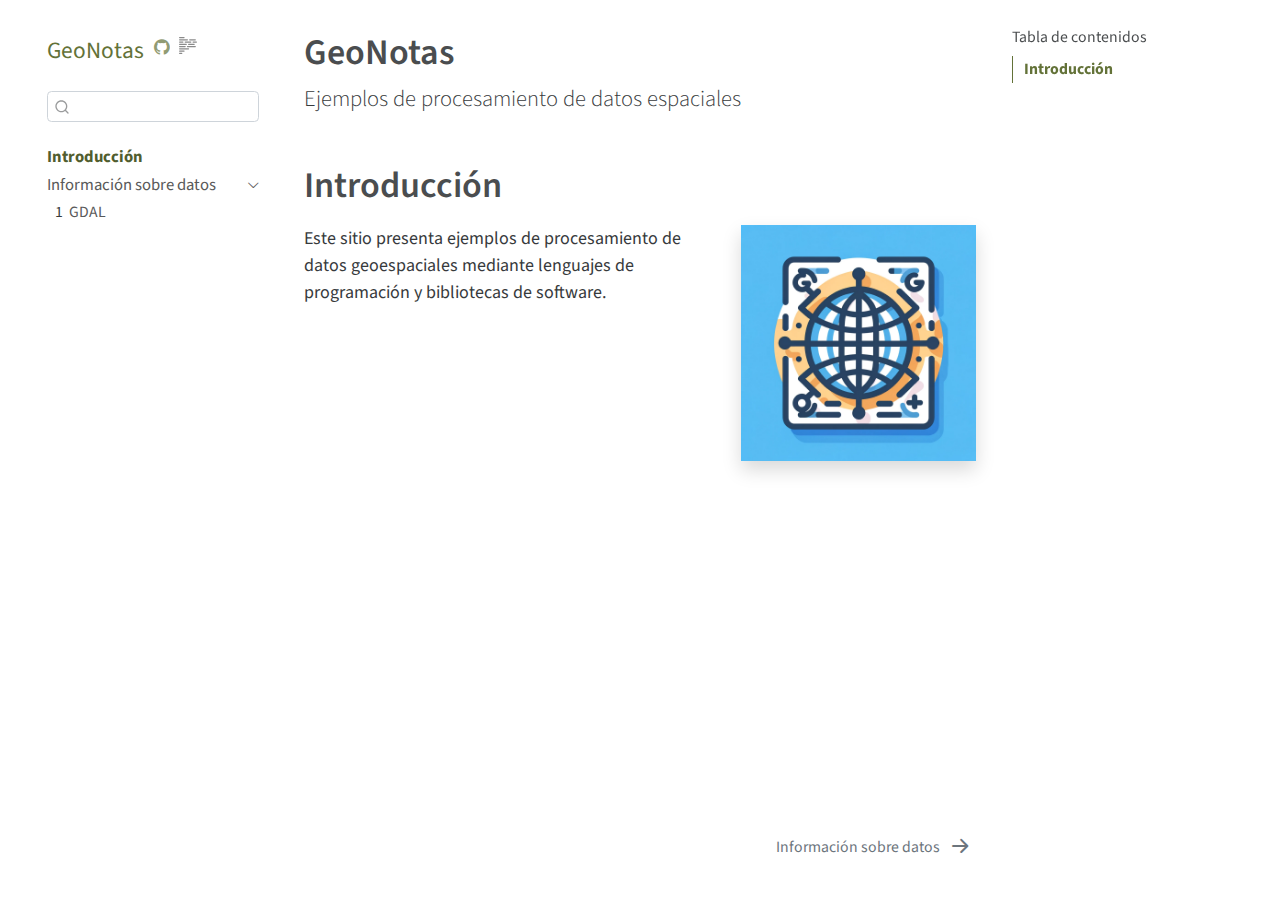
<file: docs/index.html>
<!DOCTYPE html>
<html xmlns="http://www.w3.org/1999/xhtml" lang="es" xml:lang="es"><head>

<meta charset="utf-8">
<meta name="generator" content="quarto-1.3.450">

<meta name="viewport" content="width=device-width, initial-scale=1.0, user-scalable=yes">


<title>GeoNotas</title>
<style>
code{white-space: pre-wrap;}
span.smallcaps{font-variant: small-caps;}
div.columns{display: flex; gap: min(4vw, 1.5em);}
div.column{flex: auto; overflow-x: auto;}
div.hanging-indent{margin-left: 1.5em; text-indent: -1.5em;}
ul.task-list{list-style: none;}
ul.task-list li input[type="checkbox"] {
  width: 0.8em;
  margin: 0 0.8em 0.2em -1em; /* quarto-specific, see https://github.com/quarto-dev/quarto-cli/issues/4556 */ 
  vertical-align: middle;
}
</style>


<script src="site_libs/quarto-nav/quarto-nav.js"></script>
<script src="site_libs/quarto-nav/headroom.min.js"></script>
<script src="site_libs/clipboard/clipboard.min.js"></script>
<script src="site_libs/quarto-search/autocomplete.umd.js"></script>
<script src="site_libs/quarto-search/fuse.min.js"></script>
<script src="site_libs/quarto-search/quarto-search.js"></script>
<meta name="quarto:offset" content="./">
<link href="./informacion-datos.html" rel="next">
<link href="./logo-geonotas.png" rel="icon" type="image/png">
<script src="site_libs/quarto-html/quarto.js"></script>
<script src="site_libs/quarto-html/popper.min.js"></script>
<script src="site_libs/quarto-html/tippy.umd.min.js"></script>
<script src="site_libs/quarto-html/anchor.min.js"></script>
<link href="site_libs/quarto-html/tippy.css" rel="stylesheet">
<link href="site_libs/quarto-html/quarto-syntax-highlighting.css" rel="stylesheet" id="quarto-text-highlighting-styles">
<script src="site_libs/bootstrap/bootstrap.min.js"></script>
<link href="site_libs/bootstrap/bootstrap-icons.css" rel="stylesheet">
<link href="site_libs/bootstrap/bootstrap.min.css" rel="stylesheet" id="quarto-bootstrap" data-mode="light">
<script id="quarto-search-options" type="application/json">{
  "location": "sidebar",
  "copy-button": false,
  "collapse-after": 3,
  "panel-placement": "start",
  "type": "textbox",
  "limit": 20,
  "language": {
    "search-no-results-text": "Sin resultados",
    "search-matching-documents-text": "documentos encontrados",
    "search-copy-link-title": "Copiar el enlace en la búsqueda",
    "search-hide-matches-text": "Ocultar resultados adicionales",
    "search-more-match-text": "resultado adicional en este documento",
    "search-more-matches-text": "resultados adicionales en este documento",
    "search-clear-button-title": "Borrar",
    "search-detached-cancel-button-title": "Cancelar",
    "search-submit-button-title": "Enviar",
    "search-label": "Buscar"
  }
}</script>


</head>

<body class="nav-sidebar floating">

<div id="quarto-search-results"></div>
  <header id="quarto-header" class="headroom fixed-top">
  <nav class="quarto-secondary-nav">
    <div class="container-fluid d-flex">
      <button type="button" class="quarto-btn-toggle btn" data-bs-toggle="collapse" data-bs-target="#quarto-sidebar,#quarto-sidebar-glass" aria-controls="quarto-sidebar" aria-expanded="false" aria-label="Alternar barra lateral" onclick="if (window.quartoToggleHeadroom) { window.quartoToggleHeadroom(); }">
        <i class="bi bi-layout-text-sidebar-reverse"></i>
      </button>
      <nav class="quarto-page-breadcrumbs" aria-label="breadcrumb"><ol class="breadcrumb"><li class="breadcrumb-item"><a href="./index.html">Introducción</a></li></ol></nav>
      <a class="flex-grow-1" role="button" data-bs-toggle="collapse" data-bs-target="#quarto-sidebar,#quarto-sidebar-glass" aria-controls="quarto-sidebar" aria-expanded="false" aria-label="Alternar barra lateral" onclick="if (window.quartoToggleHeadroom) { window.quartoToggleHeadroom(); }">      
      </a>
      <button type="button" class="btn quarto-search-button" aria-label="" onclick="window.quartoOpenSearch();">
        <i class="bi bi-search"></i>
      </button>
    </div>
  </nav>
</header>
<!-- content -->
<div id="quarto-content" class="quarto-container page-columns page-rows-contents page-layout-article">
<!-- sidebar -->
  <nav id="quarto-sidebar" class="sidebar collapse collapse-horizontal sidebar-navigation floating overflow-auto">
    <div class="pt-lg-2 mt-2 text-left sidebar-header">
    <div class="sidebar-title mb-0 py-0">
      <a href="./">GeoNotas</a> 
        <div class="sidebar-tools-main">
    <a href="https://github.com/geonotas/geonotas.github.io" rel="" title="Source Code" class="quarto-navigation-tool px-1" aria-label="Source Code"><i class="bi bi-github"></i></a>
  <a href="" class="quarto-reader-toggle quarto-navigation-tool px-1" onclick="window.quartoToggleReader(); return false;" title="Alternar modo lector">
  <div class="quarto-reader-toggle-btn">
  <i class="bi"></i>
  </div>
</a>
</div>
    </div>
      </div>
        <div class="mt-2 flex-shrink-0 align-items-center">
        <div class="sidebar-search">
        <div id="quarto-search" class="" title="Buscar"></div>
        </div>
        </div>
    <div class="sidebar-menu-container"> 
    <ul class="list-unstyled mt-1">
        <li class="sidebar-item">
  <div class="sidebar-item-container"> 
  <a href="./index.html" class="sidebar-item-text sidebar-link active">
 <span class="menu-text">Introducción</span></a>
  </div>
</li>
        <li class="sidebar-item sidebar-item-section">
      <div class="sidebar-item-container"> 
            <a href="./informacion-datos.html" class="sidebar-item-text sidebar-link">
 <span class="menu-text">Información sobre datos</span></a>
          <a class="sidebar-item-toggle text-start" data-bs-toggle="collapse" data-bs-target="#quarto-sidebar-section-1" aria-expanded="true" aria-label="Alternar sección">
            <i class="bi bi-chevron-right ms-2"></i>
          </a> 
      </div>
      <ul id="quarto-sidebar-section-1" class="collapse list-unstyled sidebar-section depth1 show">  
          <li class="sidebar-item">
  <div class="sidebar-item-container"> 
  <a href="./informacion-datos-gdal.html" class="sidebar-item-text sidebar-link">
 <span class="menu-text"><span class="chapter-number">1</span>&nbsp; <span class="chapter-title">GDAL</span></span></a>
  </div>
</li>
      </ul>
  </li>
    </ul>
    </div>
</nav>
<div id="quarto-sidebar-glass" data-bs-toggle="collapse" data-bs-target="#quarto-sidebar,#quarto-sidebar-glass"></div>
<!-- margin-sidebar -->
    <div id="quarto-margin-sidebar" class="sidebar margin-sidebar">
        <nav id="TOC" role="doc-toc" class="toc-active">
    <h2 id="toc-title">Tabla de contenidos</h2>
   
  <ul>
  <li><a href="#introducción" id="toc-introducción" class="nav-link active" data-scroll-target="#introducción">Introducción</a></li>
  </ul>
</nav>
    </div>
<!-- main -->
<main class="content" id="quarto-document-content">

<header id="title-block-header" class="quarto-title-block default">
<div class="quarto-title">
<h1 class="title">GeoNotas</h1>
<p class="subtitle lead">Ejemplos de procesamiento de datos espaciales</p>
</div>



<div class="quarto-title-meta">

    
  
    
  </div>
  

</header>


<section id="introducción" class="level1 unnumbered">
<h1 class="unnumbered">Introducción</h1><p><img src="logo-geonotas.png" title="GeoNotas" class="quarto-cover-image img-fluid"></p>
<p>Este sitio presenta ejemplos de procesamiento de datos geoespaciales mediante lenguajes de programación y bibliotecas de software.</p>


</section>

</main> <!-- /main -->
<script id="quarto-html-after-body" type="application/javascript">
window.document.addEventListener("DOMContentLoaded", function (event) {
  const toggleBodyColorMode = (bsSheetEl) => {
    const mode = bsSheetEl.getAttribute("data-mode");
    const bodyEl = window.document.querySelector("body");
    if (mode === "dark") {
      bodyEl.classList.add("quarto-dark");
      bodyEl.classList.remove("quarto-light");
    } else {
      bodyEl.classList.add("quarto-light");
      bodyEl.classList.remove("quarto-dark");
    }
  }
  const toggleBodyColorPrimary = () => {
    const bsSheetEl = window.document.querySelector("link#quarto-bootstrap");
    if (bsSheetEl) {
      toggleBodyColorMode(bsSheetEl);
    }
  }
  toggleBodyColorPrimary();  
  const icon = "";
  const anchorJS = new window.AnchorJS();
  anchorJS.options = {
    placement: 'right',
    icon: icon
  };
  anchorJS.add('.anchored');
  const isCodeAnnotation = (el) => {
    for (const clz of el.classList) {
      if (clz.startsWith('code-annotation-')) {                     
        return true;
      }
    }
    return false;
  }
  const clipboard = new window.ClipboardJS('.code-copy-button', {
    text: function(trigger) {
      const codeEl = trigger.previousElementSibling.cloneNode(true);
      for (const childEl of codeEl.children) {
        if (isCodeAnnotation(childEl)) {
          childEl.remove();
        }
      }
      return codeEl.innerText;
    }
  });
  clipboard.on('success', function(e) {
    // button target
    const button = e.trigger;
    // don't keep focus
    button.blur();
    // flash "checked"
    button.classList.add('code-copy-button-checked');
    var currentTitle = button.getAttribute("title");
    button.setAttribute("title", "Copiado");
    let tooltip;
    if (window.bootstrap) {
      button.setAttribute("data-bs-toggle", "tooltip");
      button.setAttribute("data-bs-placement", "left");
      button.setAttribute("data-bs-title", "Copiado");
      tooltip = new bootstrap.Tooltip(button, 
        { trigger: "manual", 
          customClass: "code-copy-button-tooltip",
          offset: [0, -8]});
      tooltip.show();    
    }
    setTimeout(function() {
      if (tooltip) {
        tooltip.hide();
        button.removeAttribute("data-bs-title");
        button.removeAttribute("data-bs-toggle");
        button.removeAttribute("data-bs-placement");
      }
      button.setAttribute("title", currentTitle);
      button.classList.remove('code-copy-button-checked');
    }, 1000);
    // clear code selection
    e.clearSelection();
  });
  function tippyHover(el, contentFn) {
    const config = {
      allowHTML: true,
      content: contentFn,
      maxWidth: 500,
      delay: 100,
      arrow: false,
      appendTo: function(el) {
          return el.parentElement;
      },
      interactive: true,
      interactiveBorder: 10,
      theme: 'quarto',
      placement: 'bottom-start'
    };
    window.tippy(el, config); 
  }
  const noterefs = window.document.querySelectorAll('a[role="doc-noteref"]');
  for (var i=0; i<noterefs.length; i++) {
    const ref = noterefs[i];
    tippyHover(ref, function() {
      // use id or data attribute instead here
      let href = ref.getAttribute('data-footnote-href') || ref.getAttribute('href');
      try { href = new URL(href).hash; } catch {}
      const id = href.replace(/^#\/?/, "");
      const note = window.document.getElementById(id);
      return note.innerHTML;
    });
  }
      let selectedAnnoteEl;
      const selectorForAnnotation = ( cell, annotation) => {
        let cellAttr = 'data-code-cell="' + cell + '"';
        let lineAttr = 'data-code-annotation="' +  annotation + '"';
        const selector = 'span[' + cellAttr + '][' + lineAttr + ']';
        return selector;
      }
      const selectCodeLines = (annoteEl) => {
        const doc = window.document;
        const targetCell = annoteEl.getAttribute("data-target-cell");
        const targetAnnotation = annoteEl.getAttribute("data-target-annotation");
        const annoteSpan = window.document.querySelector(selectorForAnnotation(targetCell, targetAnnotation));
        const lines = annoteSpan.getAttribute("data-code-lines").split(",");
        const lineIds = lines.map((line) => {
          return targetCell + "-" + line;
        })
        let top = null;
        let height = null;
        let parent = null;
        if (lineIds.length > 0) {
            //compute the position of the single el (top and bottom and make a div)
            const el = window.document.getElementById(lineIds[0]);
            top = el.offsetTop;
            height = el.offsetHeight;
            parent = el.parentElement.parentElement;
          if (lineIds.length > 1) {
            const lastEl = window.document.getElementById(lineIds[lineIds.length - 1]);
            const bottom = lastEl.offsetTop + lastEl.offsetHeight;
            height = bottom - top;
          }
          if (top !== null && height !== null && parent !== null) {
            // cook up a div (if necessary) and position it 
            let div = window.document.getElementById("code-annotation-line-highlight");
            if (div === null) {
              div = window.document.createElement("div");
              div.setAttribute("id", "code-annotation-line-highlight");
              div.style.position = 'absolute';
              parent.appendChild(div);
            }
            div.style.top = top - 2 + "px";
            div.style.height = height + 4 + "px";
            let gutterDiv = window.document.getElementById("code-annotation-line-highlight-gutter");
            if (gutterDiv === null) {
              gutterDiv = window.document.createElement("div");
              gutterDiv.setAttribute("id", "code-annotation-line-highlight-gutter");
              gutterDiv.style.position = 'absolute';
              const codeCell = window.document.getElementById(targetCell);
              const gutter = codeCell.querySelector('.code-annotation-gutter');
              gutter.appendChild(gutterDiv);
            }
            gutterDiv.style.top = top - 2 + "px";
            gutterDiv.style.height = height + 4 + "px";
          }
          selectedAnnoteEl = annoteEl;
        }
      };
      const unselectCodeLines = () => {
        const elementsIds = ["code-annotation-line-highlight", "code-annotation-line-highlight-gutter"];
        elementsIds.forEach((elId) => {
          const div = window.document.getElementById(elId);
          if (div) {
            div.remove();
          }
        });
        selectedAnnoteEl = undefined;
      };
      // Attach click handler to the DT
      const annoteDls = window.document.querySelectorAll('dt[data-target-cell]');
      for (const annoteDlNode of annoteDls) {
        annoteDlNode.addEventListener('click', (event) => {
          const clickedEl = event.target;
          if (clickedEl !== selectedAnnoteEl) {
            unselectCodeLines();
            const activeEl = window.document.querySelector('dt[data-target-cell].code-annotation-active');
            if (activeEl) {
              activeEl.classList.remove('code-annotation-active');
            }
            selectCodeLines(clickedEl);
            clickedEl.classList.add('code-annotation-active');
          } else {
            // Unselect the line
            unselectCodeLines();
            clickedEl.classList.remove('code-annotation-active');
          }
        });
      }
  const findCites = (el) => {
    const parentEl = el.parentElement;
    if (parentEl) {
      const cites = parentEl.dataset.cites;
      if (cites) {
        return {
          el,
          cites: cites.split(' ')
        };
      } else {
        return findCites(el.parentElement)
      }
    } else {
      return undefined;
    }
  };
  var bibliorefs = window.document.querySelectorAll('a[role="doc-biblioref"]');
  for (var i=0; i<bibliorefs.length; i++) {
    const ref = bibliorefs[i];
    const citeInfo = findCites(ref);
    if (citeInfo) {
      tippyHover(citeInfo.el, function() {
        var popup = window.document.createElement('div');
        citeInfo.cites.forEach(function(cite) {
          var citeDiv = window.document.createElement('div');
          citeDiv.classList.add('hanging-indent');
          citeDiv.classList.add('csl-entry');
          var biblioDiv = window.document.getElementById('ref-' + cite);
          if (biblioDiv) {
            citeDiv.innerHTML = biblioDiv.innerHTML;
          }
          popup.appendChild(citeDiv);
        });
        return popup.innerHTML;
      });
    }
  }
});
</script>
<nav class="page-navigation">
  <div class="nav-page nav-page-previous">
  </div>
  <div class="nav-page nav-page-next">
      <a href="./informacion-datos.html" class="pagination-link">
        <span class="nav-page-text">Información sobre datos</span> <i class="bi bi-arrow-right-short"></i>
      </a>
  </div>
</nav>
</div> <!-- /content -->



</body></html>
</file>
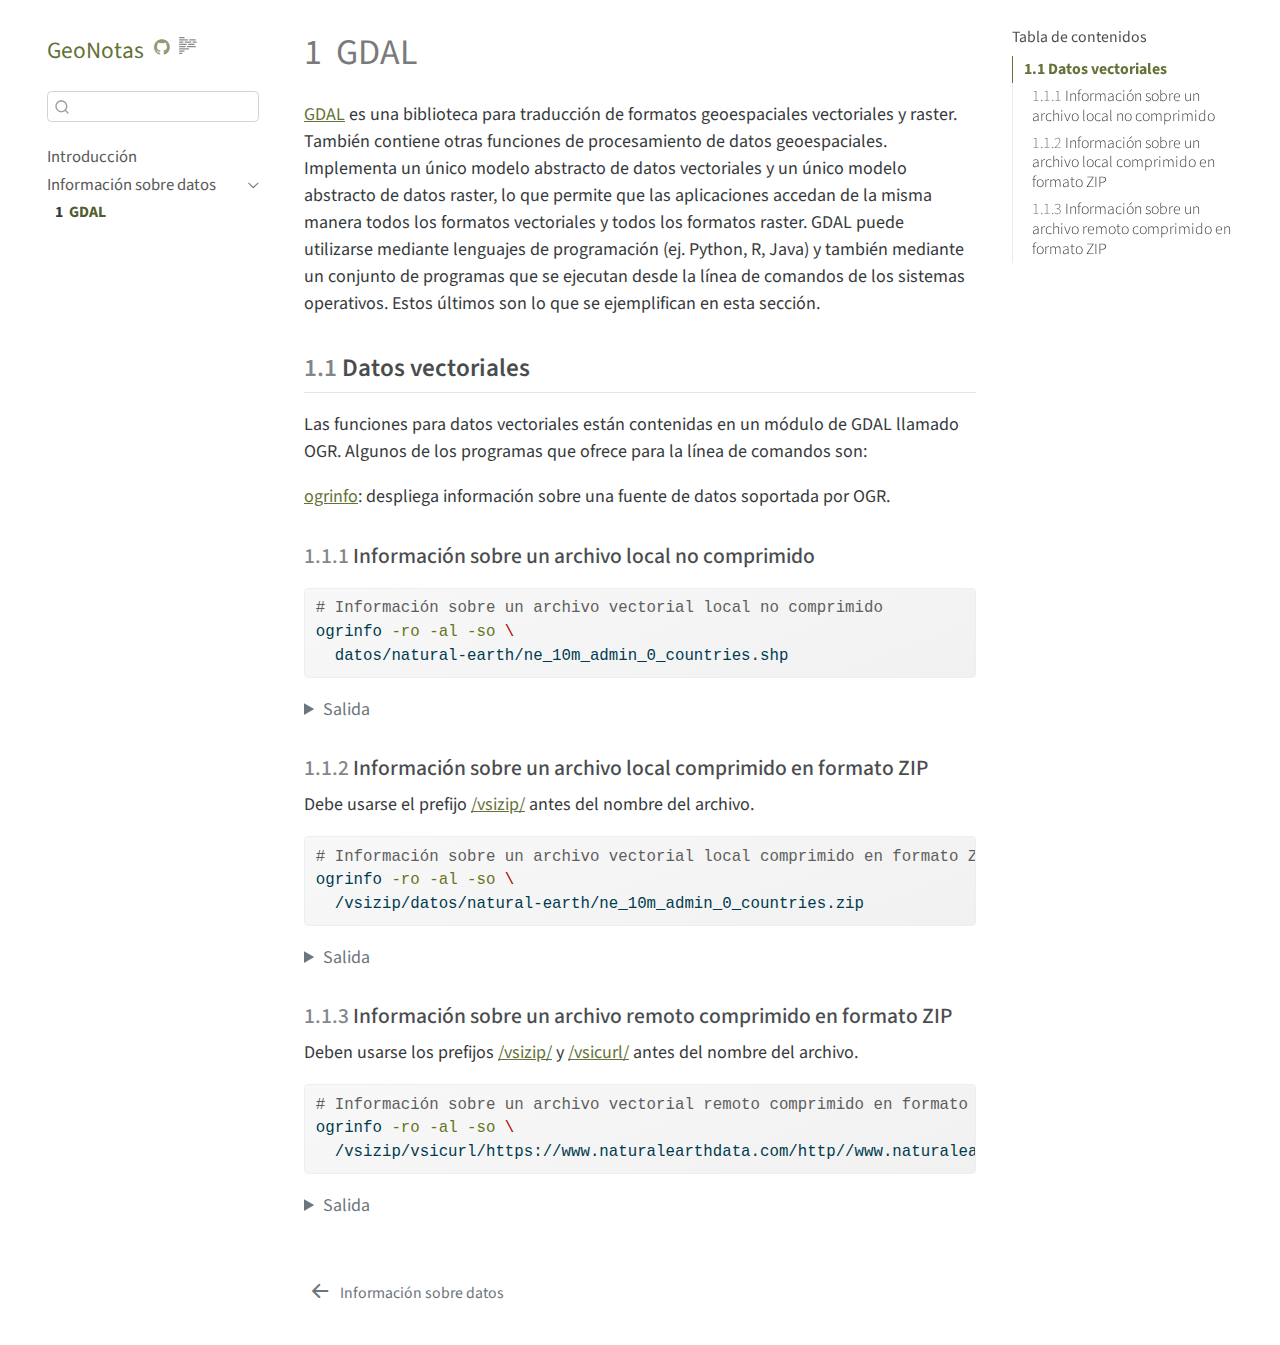
<file: docs/informacion-datos-gdal.html>
<!DOCTYPE html>
<html xmlns="http://www.w3.org/1999/xhtml" lang="es" xml:lang="es"><head>

<meta charset="utf-8">
<meta name="generator" content="quarto-1.3.450">

<meta name="viewport" content="width=device-width, initial-scale=1.0, user-scalable=yes">


<title>GeoNotas - 1&nbsp; GDAL</title>
<style>
code{white-space: pre-wrap;}
span.smallcaps{font-variant: small-caps;}
div.columns{display: flex; gap: min(4vw, 1.5em);}
div.column{flex: auto; overflow-x: auto;}
div.hanging-indent{margin-left: 1.5em; text-indent: -1.5em;}
ul.task-list{list-style: none;}
ul.task-list li input[type="checkbox"] {
  width: 0.8em;
  margin: 0 0.8em 0.2em -1em; /* quarto-specific, see https://github.com/quarto-dev/quarto-cli/issues/4556 */ 
  vertical-align: middle;
}
/* CSS for syntax highlighting */
pre > code.sourceCode { white-space: pre; position: relative; }
pre > code.sourceCode > span { display: inline-block; line-height: 1.25; }
pre > code.sourceCode > span:empty { height: 1.2em; }
.sourceCode { overflow: visible; }
code.sourceCode > span { color: inherit; text-decoration: inherit; }
div.sourceCode { margin: 1em 0; }
pre.sourceCode { margin: 0; }
@media screen {
div.sourceCode { overflow: auto; }
}
@media print {
pre > code.sourceCode { white-space: pre-wrap; }
pre > code.sourceCode > span { text-indent: -5em; padding-left: 5em; }
}
pre.numberSource code
  { counter-reset: source-line 0; }
pre.numberSource code > span
  { position: relative; left: -4em; counter-increment: source-line; }
pre.numberSource code > span > a:first-child::before
  { content: counter(source-line);
    position: relative; left: -1em; text-align: right; vertical-align: baseline;
    border: none; display: inline-block;
    -webkit-touch-callout: none; -webkit-user-select: none;
    -khtml-user-select: none; -moz-user-select: none;
    -ms-user-select: none; user-select: none;
    padding: 0 4px; width: 4em;
  }
pre.numberSource { margin-left: 3em;  padding-left: 4px; }
div.sourceCode
  {   }
@media screen {
pre > code.sourceCode > span > a:first-child::before { text-decoration: underline; }
}
</style>


<script src="site_libs/quarto-nav/quarto-nav.js"></script>
<script src="site_libs/quarto-nav/headroom.min.js"></script>
<script src="site_libs/clipboard/clipboard.min.js"></script>
<script src="site_libs/quarto-search/autocomplete.umd.js"></script>
<script src="site_libs/quarto-search/fuse.min.js"></script>
<script src="site_libs/quarto-search/quarto-search.js"></script>
<meta name="quarto:offset" content="./">
<link href="./informacion-datos.html" rel="prev">
<link href="./logo-geonotas.png" rel="icon" type="image/png">
<script src="site_libs/quarto-html/quarto.js"></script>
<script src="site_libs/quarto-html/popper.min.js"></script>
<script src="site_libs/quarto-html/tippy.umd.min.js"></script>
<script src="site_libs/quarto-html/anchor.min.js"></script>
<link href="site_libs/quarto-html/tippy.css" rel="stylesheet">
<link href="site_libs/quarto-html/quarto-syntax-highlighting.css" rel="stylesheet" id="quarto-text-highlighting-styles">
<script src="site_libs/bootstrap/bootstrap.min.js"></script>
<link href="site_libs/bootstrap/bootstrap-icons.css" rel="stylesheet">
<link href="site_libs/bootstrap/bootstrap.min.css" rel="stylesheet" id="quarto-bootstrap" data-mode="light">
<script id="quarto-search-options" type="application/json">{
  "location": "sidebar",
  "copy-button": false,
  "collapse-after": 3,
  "panel-placement": "start",
  "type": "textbox",
  "limit": 20,
  "language": {
    "search-no-results-text": "Sin resultados",
    "search-matching-documents-text": "documentos encontrados",
    "search-copy-link-title": "Copiar el enlace en la búsqueda",
    "search-hide-matches-text": "Ocultar resultados adicionales",
    "search-more-match-text": "resultado adicional en este documento",
    "search-more-matches-text": "resultados adicionales en este documento",
    "search-clear-button-title": "Borrar",
    "search-detached-cancel-button-title": "Cancelar",
    "search-submit-button-title": "Enviar",
    "search-label": "Buscar"
  }
}</script>


</head>

<body class="nav-sidebar floating">

<div id="quarto-search-results"></div>
  <header id="quarto-header" class="headroom fixed-top">
  <nav class="quarto-secondary-nav">
    <div class="container-fluid d-flex">
      <button type="button" class="quarto-btn-toggle btn" data-bs-toggle="collapse" data-bs-target="#quarto-sidebar,#quarto-sidebar-glass" aria-controls="quarto-sidebar" aria-expanded="false" aria-label="Alternar barra lateral" onclick="if (window.quartoToggleHeadroom) { window.quartoToggleHeadroom(); }">
        <i class="bi bi-layout-text-sidebar-reverse"></i>
      </button>
      <nav class="quarto-page-breadcrumbs" aria-label="breadcrumb"><ol class="breadcrumb"><li class="breadcrumb-item"><a href="./informacion-datos.html">Información sobre datos</a></li><li class="breadcrumb-item"><a href="./informacion-datos-gdal.html"><span class="chapter-number">1</span>&nbsp; <span class="chapter-title">GDAL</span></a></li></ol></nav>
      <a class="flex-grow-1" role="button" data-bs-toggle="collapse" data-bs-target="#quarto-sidebar,#quarto-sidebar-glass" aria-controls="quarto-sidebar" aria-expanded="false" aria-label="Alternar barra lateral" onclick="if (window.quartoToggleHeadroom) { window.quartoToggleHeadroom(); }">      
      </a>
      <button type="button" class="btn quarto-search-button" aria-label="" onclick="window.quartoOpenSearch();">
        <i class="bi bi-search"></i>
      </button>
    </div>
  </nav>
</header>
<!-- content -->
<div id="quarto-content" class="quarto-container page-columns page-rows-contents page-layout-article">
<!-- sidebar -->
  <nav id="quarto-sidebar" class="sidebar collapse collapse-horizontal sidebar-navigation floating overflow-auto">
    <div class="pt-lg-2 mt-2 text-left sidebar-header">
    <div class="sidebar-title mb-0 py-0">
      <a href="./">GeoNotas</a> 
        <div class="sidebar-tools-main">
    <a href="https://github.com/geonotas/geonotas.github.io" rel="" title="Source Code" class="quarto-navigation-tool px-1" aria-label="Source Code"><i class="bi bi-github"></i></a>
  <a href="" class="quarto-reader-toggle quarto-navigation-tool px-1" onclick="window.quartoToggleReader(); return false;" title="Alternar modo lector">
  <div class="quarto-reader-toggle-btn">
  <i class="bi"></i>
  </div>
</a>
</div>
    </div>
      </div>
        <div class="mt-2 flex-shrink-0 align-items-center">
        <div class="sidebar-search">
        <div id="quarto-search" class="" title="Buscar"></div>
        </div>
        </div>
    <div class="sidebar-menu-container"> 
    <ul class="list-unstyled mt-1">
        <li class="sidebar-item">
  <div class="sidebar-item-container"> 
  <a href="./index.html" class="sidebar-item-text sidebar-link">
 <span class="menu-text">Introducción</span></a>
  </div>
</li>
        <li class="sidebar-item sidebar-item-section">
      <div class="sidebar-item-container"> 
            <a href="./informacion-datos.html" class="sidebar-item-text sidebar-link">
 <span class="menu-text">Información sobre datos</span></a>
          <a class="sidebar-item-toggle text-start" data-bs-toggle="collapse" data-bs-target="#quarto-sidebar-section-1" aria-expanded="true" aria-label="Alternar sección">
            <i class="bi bi-chevron-right ms-2"></i>
          </a> 
      </div>
      <ul id="quarto-sidebar-section-1" class="collapse list-unstyled sidebar-section depth1 show">  
          <li class="sidebar-item">
  <div class="sidebar-item-container"> 
  <a href="./informacion-datos-gdal.html" class="sidebar-item-text sidebar-link active">
 <span class="menu-text"><span class="chapter-number">1</span>&nbsp; <span class="chapter-title">GDAL</span></span></a>
  </div>
</li>
      </ul>
  </li>
    </ul>
    </div>
</nav>
<div id="quarto-sidebar-glass" data-bs-toggle="collapse" data-bs-target="#quarto-sidebar,#quarto-sidebar-glass"></div>
<!-- margin-sidebar -->
    <div id="quarto-margin-sidebar" class="sidebar margin-sidebar">
        <nav id="TOC" role="doc-toc" class="toc-active">
    <h2 id="toc-title">Tabla de contenidos</h2>
   
  <ul>
  <li><a href="#datos-vectoriales" id="toc-datos-vectoriales" class="nav-link active" data-scroll-target="#datos-vectoriales"><span class="header-section-number">1.1</span> Datos vectoriales</a>
  <ul class="collapse">
  <li><a href="#información-sobre-un-archivo-local-no-comprimido" id="toc-información-sobre-un-archivo-local-no-comprimido" class="nav-link" data-scroll-target="#información-sobre-un-archivo-local-no-comprimido"><span class="header-section-number">1.1.1</span> Información sobre un archivo local no comprimido</a></li>
  <li><a href="#información-sobre-un-archivo-local-comprimido-en-formato-zip" id="toc-información-sobre-un-archivo-local-comprimido-en-formato-zip" class="nav-link" data-scroll-target="#información-sobre-un-archivo-local-comprimido-en-formato-zip"><span class="header-section-number">1.1.2</span> Información sobre un archivo local comprimido en formato ZIP</a></li>
  <li><a href="#información-sobre-un-archivo-remoto-comprimido-en-formato-zip" id="toc-información-sobre-un-archivo-remoto-comprimido-en-formato-zip" class="nav-link" data-scroll-target="#información-sobre-un-archivo-remoto-comprimido-en-formato-zip"><span class="header-section-number">1.1.3</span> Información sobre un archivo remoto comprimido en formato ZIP</a></li>
  </ul></li>
  </ul>
</nav>
    </div>
<!-- main -->
<main class="content" id="quarto-document-content">

<header id="title-block-header" class="quarto-title-block default">
<div class="quarto-title">
<h1 class="title"><span id="sec-informacion-datos" class="quarto-section-identifier"><span class="chapter-number">1</span>&nbsp; <span class="chapter-title">GDAL</span></span></h1>
</div>



<div class="quarto-title-meta">

    
  
    
  </div>
  

</header>

<p><a href="https://gdal.org/">GDAL</a> es una biblioteca para traducción de formatos geoespaciales vectoriales y raster. También contiene otras funciones de procesamiento de datos geoespaciales. Implementa un único modelo abstracto de datos vectoriales y un único modelo abstracto de datos raster, lo que permite que las aplicaciones accedan de la misma manera todos los formatos vectoriales y todos los formatos raster. GDAL puede utilizarse mediante lenguajes de programación (ej. Python, R, Java) y también mediante un conjunto de programas que se ejecutan desde la línea de comandos de los sistemas operativos. Estos últimos son lo que se ejemplifican en esta sección.</p>
<section id="datos-vectoriales" class="level2" data-number="1.1">
<h2 data-number="1.1" class="anchored" data-anchor-id="datos-vectoriales"><span class="header-section-number">1.1</span> Datos vectoriales</h2>
<p>Las funciones para datos vectoriales están contenidas en un módulo de GDAL llamado OGR. Algunos de los programas que ofrece para la línea de comandos son:</p>
<p><a href="https://gdal.org/programs/ogrinfo.html#ogrinfo">ogrinfo</a>: despliega información sobre una fuente de datos soportada por OGR.</p>
<section id="información-sobre-un-archivo-local-no-comprimido" class="level3" data-number="1.1.1">
<h3 data-number="1.1.1" class="anchored" data-anchor-id="información-sobre-un-archivo-local-no-comprimido"><span class="header-section-number">1.1.1</span> Información sobre un archivo local no comprimido</h3>
<div class="sourceCode" id="cb1"><pre class="sourceCode bash code-with-copy"><code class="sourceCode bash"><span id="cb1-1"><a href="#cb1-1" aria-hidden="true" tabindex="-1"></a><span class="co"># Información sobre un archivo vectorial local no comprimido</span></span>
<span id="cb1-2"><a href="#cb1-2" aria-hidden="true" tabindex="-1"></a><span class="ex">ogrinfo</span> <span class="at">-ro</span> <span class="at">-al</span> <span class="at">-so</span> <span class="dt">\</span></span>
<span id="cb1-3"><a href="#cb1-3" aria-hidden="true" tabindex="-1"></a>  datos/natural-earth/ne_10m_admin_0_countries.shp</span></code><button title="Copiar al portapapeles" class="code-copy-button"><i class="bi"></i></button></pre></div>
<details>
<summary>
Salida
</summary>
<pre><code>
INFO: Open of `datos/natural-earth/ne_10m_admin_0_countries.shp'
      using driver `ESRI Shapefile' successful.

Layer name: ne_10m_admin_0_countries
Metadata:
  DBF_DATE_LAST_UPDATE=2022-05-08
Geometry: Polygon
Feature Count: 258
Extent: (-180.000000, -90.000000) - (180.000000, 83.634101)
Layer SRS WKT:
GEOGCRS["WGS 84",
    DATUM["World Geodetic System 1984",
        ELLIPSOID["WGS 84",6378137,298.257223563,
            LENGTHUNIT["metre",1]]],
    PRIMEM["Greenwich",0,
        ANGLEUNIT["degree",0.0174532925199433]],
    CS[ellipsoidal,2],
        AXIS["latitude",north,
            ORDER[1],
            ANGLEUNIT["degree",0.0174532925199433]],
        AXIS["longitude",east,
            ORDER[2],
            ANGLEUNIT["degree",0.0174532925199433]],
    ID["EPSG",4326]]
Data axis to CRS axis mapping: 2,1
featurecla: String (15.0)
scalerank: Integer (1.0)
LABELRANK: Integer (2.0)
SOVEREIGNT: String (32.0)
...
</code></pre>
</details>
</section>
<section id="información-sobre-un-archivo-local-comprimido-en-formato-zip" class="level3" data-number="1.1.2">
<h3 data-number="1.1.2" class="anchored" data-anchor-id="información-sobre-un-archivo-local-comprimido-en-formato-zip"><span class="header-section-number">1.1.2</span> Información sobre un archivo local comprimido en formato ZIP</h3>
<p>Debe usarse el prefijo <a href="https://gdal.org/user/virtual_file_systems.html#vsizip-zip-archives">/vsizip/</a> antes del nombre del archivo.</p>
<div class="sourceCode" id="cb2"><pre class="sourceCode bash code-with-copy"><code class="sourceCode bash"><span id="cb2-1"><a href="#cb2-1" aria-hidden="true" tabindex="-1"></a><span class="co"># Información sobre un archivo vectorial local comprimido en formato ZIP</span></span>
<span id="cb2-2"><a href="#cb2-2" aria-hidden="true" tabindex="-1"></a><span class="ex">ogrinfo</span> <span class="at">-ro</span> <span class="at">-al</span> <span class="at">-so</span> <span class="dt">\</span></span>
<span id="cb2-3"><a href="#cb2-3" aria-hidden="true" tabindex="-1"></a>  /vsizip/datos/natural-earth/ne_10m_admin_0_countries.zip</span></code><button title="Copiar al portapapeles" class="code-copy-button"><i class="bi"></i></button></pre></div>
<details>
<summary>
Salida
</summary>
<pre><code>
INFO: Open of `/vsizip/datos/natural-earth/ne_10m_admin_0_countries.zip'
      using driver `ESRI Shapefile' successful.

Layer name: ne_10m_admin_0_countries
Metadata:
  DBF_DATE_LAST_UPDATE=2022-05-08
Geometry: Polygon
Feature Count: 258
Extent: (-180.000000, -90.000000) - (180.000000, 83.634101)
Layer SRS WKT:
GEOGCRS["WGS 84",
    DATUM["World Geodetic System 1984",
        ELLIPSOID["WGS 84",6378137,298.257223563,
            LENGTHUNIT["metre",1]]],
    PRIMEM["Greenwich",0,
        ANGLEUNIT["degree",0.0174532925199433]],
    CS[ellipsoidal,2],
        AXIS["latitude",north,
            ORDER[1],
            ANGLEUNIT["degree",0.0174532925199433]],
        AXIS["longitude",east,
            ORDER[2],
            ANGLEUNIT["degree",0.0174532925199433]],
    ID["EPSG",4326]]
Data axis to CRS axis mapping: 2,1
featurecla: String (15.0)
scalerank: Integer (1.0)
LABELRANK: Integer (2.0)
SOVEREIGNT: String (32.0)
...
</code></pre>
</details>
</section>
<section id="información-sobre-un-archivo-remoto-comprimido-en-formato-zip" class="level3" data-number="1.1.3">
<h3 data-number="1.1.3" class="anchored" data-anchor-id="información-sobre-un-archivo-remoto-comprimido-en-formato-zip"><span class="header-section-number">1.1.3</span> Información sobre un archivo remoto comprimido en formato ZIP</h3>
<p>Deben usarse los prefijos <a href="https://gdal.org/user/virtual_file_systems.html#vsizip-zip-archives">/vsizip/</a> y <a href="https://gdal.org/user/virtual_file_systems.html#vsicurl-http-https-ftp-files-random-access">/vsicurl/</a> antes del nombre del archivo.</p>
<div class="sourceCode" id="cb3"><pre class="sourceCode bash code-with-copy"><code class="sourceCode bash"><span id="cb3-1"><a href="#cb3-1" aria-hidden="true" tabindex="-1"></a><span class="co"># Información sobre un archivo vectorial remoto comprimido en formato ZIP</span></span>
<span id="cb3-2"><a href="#cb3-2" aria-hidden="true" tabindex="-1"></a><span class="ex">ogrinfo</span> <span class="at">-ro</span> <span class="at">-al</span> <span class="at">-so</span> <span class="dt">\</span></span>
<span id="cb3-3"><a href="#cb3-3" aria-hidden="true" tabindex="-1"></a>  /vsizip/vsicurl/https://www.naturalearthdata.com/http//www.naturalearthdata.com/download/10m/cultural/ne_10m_admin_0_countries.zip</span></code><button title="Copiar al portapapeles" class="code-copy-button"><i class="bi"></i></button></pre></div>
<details>
<summary>
Salida
</summary>
<pre><code>
INFO: Open of `/vsizip/vsicurl/https://www.naturalearthdata.com/http//www.naturalearthdata.com/download/10m/cultural/ne_10m_admin_0_countries.zip'
      using driver `ESRI Shapefile' successful.

Layer name: ne_10m_admin_0_countries
Metadata:
  DBF_DATE_LAST_UPDATE=2022-05-08
Geometry: Polygon
Feature Count: 258
Extent: (-180.000000, -90.000000) - (180.000000, 83.634101)
Layer SRS WKT:
GEOGCRS["WGS 84",
    DATUM["World Geodetic System 1984",
        ELLIPSOID["WGS 84",6378137,298.257223563,
            LENGTHUNIT["metre",1]]],
    PRIMEM["Greenwich",0,
        ANGLEUNIT["degree",0.0174532925199433]],
    CS[ellipsoidal,2],
        AXIS["latitude",north,
            ORDER[1],
            ANGLEUNIT["degree",0.0174532925199433]],
        AXIS["longitude",east,
            ORDER[2],
            ANGLEUNIT["degree",0.0174532925199433]],
    ID["EPSG",4326]]
Data axis to CRS axis mapping: 2,1
featurecla: String (15.0)
scalerank: Integer (1.0)
LABELRANK: Integer (2.0)
SOVEREIGNT: String (32.0)
...
</code></pre>
</details>


</section>
</section>

</main> <!-- /main -->
<script id="quarto-html-after-body" type="application/javascript">
window.document.addEventListener("DOMContentLoaded", function (event) {
  const toggleBodyColorMode = (bsSheetEl) => {
    const mode = bsSheetEl.getAttribute("data-mode");
    const bodyEl = window.document.querySelector("body");
    if (mode === "dark") {
      bodyEl.classList.add("quarto-dark");
      bodyEl.classList.remove("quarto-light");
    } else {
      bodyEl.classList.add("quarto-light");
      bodyEl.classList.remove("quarto-dark");
    }
  }
  const toggleBodyColorPrimary = () => {
    const bsSheetEl = window.document.querySelector("link#quarto-bootstrap");
    if (bsSheetEl) {
      toggleBodyColorMode(bsSheetEl);
    }
  }
  toggleBodyColorPrimary();  
  const icon = "";
  const anchorJS = new window.AnchorJS();
  anchorJS.options = {
    placement: 'right',
    icon: icon
  };
  anchorJS.add('.anchored');
  const isCodeAnnotation = (el) => {
    for (const clz of el.classList) {
      if (clz.startsWith('code-annotation-')) {                     
        return true;
      }
    }
    return false;
  }
  const clipboard = new window.ClipboardJS('.code-copy-button', {
    text: function(trigger) {
      const codeEl = trigger.previousElementSibling.cloneNode(true);
      for (const childEl of codeEl.children) {
        if (isCodeAnnotation(childEl)) {
          childEl.remove();
        }
      }
      return codeEl.innerText;
    }
  });
  clipboard.on('success', function(e) {
    // button target
    const button = e.trigger;
    // don't keep focus
    button.blur();
    // flash "checked"
    button.classList.add('code-copy-button-checked');
    var currentTitle = button.getAttribute("title");
    button.setAttribute("title", "Copiado");
    let tooltip;
    if (window.bootstrap) {
      button.setAttribute("data-bs-toggle", "tooltip");
      button.setAttribute("data-bs-placement", "left");
      button.setAttribute("data-bs-title", "Copiado");
      tooltip = new bootstrap.Tooltip(button, 
        { trigger: "manual", 
          customClass: "code-copy-button-tooltip",
          offset: [0, -8]});
      tooltip.show();    
    }
    setTimeout(function() {
      if (tooltip) {
        tooltip.hide();
        button.removeAttribute("data-bs-title");
        button.removeAttribute("data-bs-toggle");
        button.removeAttribute("data-bs-placement");
      }
      button.setAttribute("title", currentTitle);
      button.classList.remove('code-copy-button-checked');
    }, 1000);
    // clear code selection
    e.clearSelection();
  });
  function tippyHover(el, contentFn) {
    const config = {
      allowHTML: true,
      content: contentFn,
      maxWidth: 500,
      delay: 100,
      arrow: false,
      appendTo: function(el) {
          return el.parentElement;
      },
      interactive: true,
      interactiveBorder: 10,
      theme: 'quarto',
      placement: 'bottom-start'
    };
    window.tippy(el, config); 
  }
  const noterefs = window.document.querySelectorAll('a[role="doc-noteref"]');
  for (var i=0; i<noterefs.length; i++) {
    const ref = noterefs[i];
    tippyHover(ref, function() {
      // use id or data attribute instead here
      let href = ref.getAttribute('data-footnote-href') || ref.getAttribute('href');
      try { href = new URL(href).hash; } catch {}
      const id = href.replace(/^#\/?/, "");
      const note = window.document.getElementById(id);
      return note.innerHTML;
    });
  }
      let selectedAnnoteEl;
      const selectorForAnnotation = ( cell, annotation) => {
        let cellAttr = 'data-code-cell="' + cell + '"';
        let lineAttr = 'data-code-annotation="' +  annotation + '"';
        const selector = 'span[' + cellAttr + '][' + lineAttr + ']';
        return selector;
      }
      const selectCodeLines = (annoteEl) => {
        const doc = window.document;
        const targetCell = annoteEl.getAttribute("data-target-cell");
        const targetAnnotation = annoteEl.getAttribute("data-target-annotation");
        const annoteSpan = window.document.querySelector(selectorForAnnotation(targetCell, targetAnnotation));
        const lines = annoteSpan.getAttribute("data-code-lines").split(",");
        const lineIds = lines.map((line) => {
          return targetCell + "-" + line;
        })
        let top = null;
        let height = null;
        let parent = null;
        if (lineIds.length > 0) {
            //compute the position of the single el (top and bottom and make a div)
            const el = window.document.getElementById(lineIds[0]);
            top = el.offsetTop;
            height = el.offsetHeight;
            parent = el.parentElement.parentElement;
          if (lineIds.length > 1) {
            const lastEl = window.document.getElementById(lineIds[lineIds.length - 1]);
            const bottom = lastEl.offsetTop + lastEl.offsetHeight;
            height = bottom - top;
          }
          if (top !== null && height !== null && parent !== null) {
            // cook up a div (if necessary) and position it 
            let div = window.document.getElementById("code-annotation-line-highlight");
            if (div === null) {
              div = window.document.createElement("div");
              div.setAttribute("id", "code-annotation-line-highlight");
              div.style.position = 'absolute';
              parent.appendChild(div);
            }
            div.style.top = top - 2 + "px";
            div.style.height = height + 4 + "px";
            let gutterDiv = window.document.getElementById("code-annotation-line-highlight-gutter");
            if (gutterDiv === null) {
              gutterDiv = window.document.createElement("div");
              gutterDiv.setAttribute("id", "code-annotation-line-highlight-gutter");
              gutterDiv.style.position = 'absolute';
              const codeCell = window.document.getElementById(targetCell);
              const gutter = codeCell.querySelector('.code-annotation-gutter');
              gutter.appendChild(gutterDiv);
            }
            gutterDiv.style.top = top - 2 + "px";
            gutterDiv.style.height = height + 4 + "px";
          }
          selectedAnnoteEl = annoteEl;
        }
      };
      const unselectCodeLines = () => {
        const elementsIds = ["code-annotation-line-highlight", "code-annotation-line-highlight-gutter"];
        elementsIds.forEach((elId) => {
          const div = window.document.getElementById(elId);
          if (div) {
            div.remove();
          }
        });
        selectedAnnoteEl = undefined;
      };
      // Attach click handler to the DT
      const annoteDls = window.document.querySelectorAll('dt[data-target-cell]');
      for (const annoteDlNode of annoteDls) {
        annoteDlNode.addEventListener('click', (event) => {
          const clickedEl = event.target;
          if (clickedEl !== selectedAnnoteEl) {
            unselectCodeLines();
            const activeEl = window.document.querySelector('dt[data-target-cell].code-annotation-active');
            if (activeEl) {
              activeEl.classList.remove('code-annotation-active');
            }
            selectCodeLines(clickedEl);
            clickedEl.classList.add('code-annotation-active');
          } else {
            // Unselect the line
            unselectCodeLines();
            clickedEl.classList.remove('code-annotation-active');
          }
        });
      }
  const findCites = (el) => {
    const parentEl = el.parentElement;
    if (parentEl) {
      const cites = parentEl.dataset.cites;
      if (cites) {
        return {
          el,
          cites: cites.split(' ')
        };
      } else {
        return findCites(el.parentElement)
      }
    } else {
      return undefined;
    }
  };
  var bibliorefs = window.document.querySelectorAll('a[role="doc-biblioref"]');
  for (var i=0; i<bibliorefs.length; i++) {
    const ref = bibliorefs[i];
    const citeInfo = findCites(ref);
    if (citeInfo) {
      tippyHover(citeInfo.el, function() {
        var popup = window.document.createElement('div');
        citeInfo.cites.forEach(function(cite) {
          var citeDiv = window.document.createElement('div');
          citeDiv.classList.add('hanging-indent');
          citeDiv.classList.add('csl-entry');
          var biblioDiv = window.document.getElementById('ref-' + cite);
          if (biblioDiv) {
            citeDiv.innerHTML = biblioDiv.innerHTML;
          }
          popup.appendChild(citeDiv);
        });
        return popup.innerHTML;
      });
    }
  }
});
</script>
<nav class="page-navigation">
  <div class="nav-page nav-page-previous">
      <a href="./informacion-datos.html" class="pagination-link">
        <i class="bi bi-arrow-left-short"></i> <span class="nav-page-text">Información sobre datos</span>
      </a>          
  </div>
  <div class="nav-page nav-page-next">
  </div>
</nav>
</div> <!-- /content -->



</body></html>
</file>
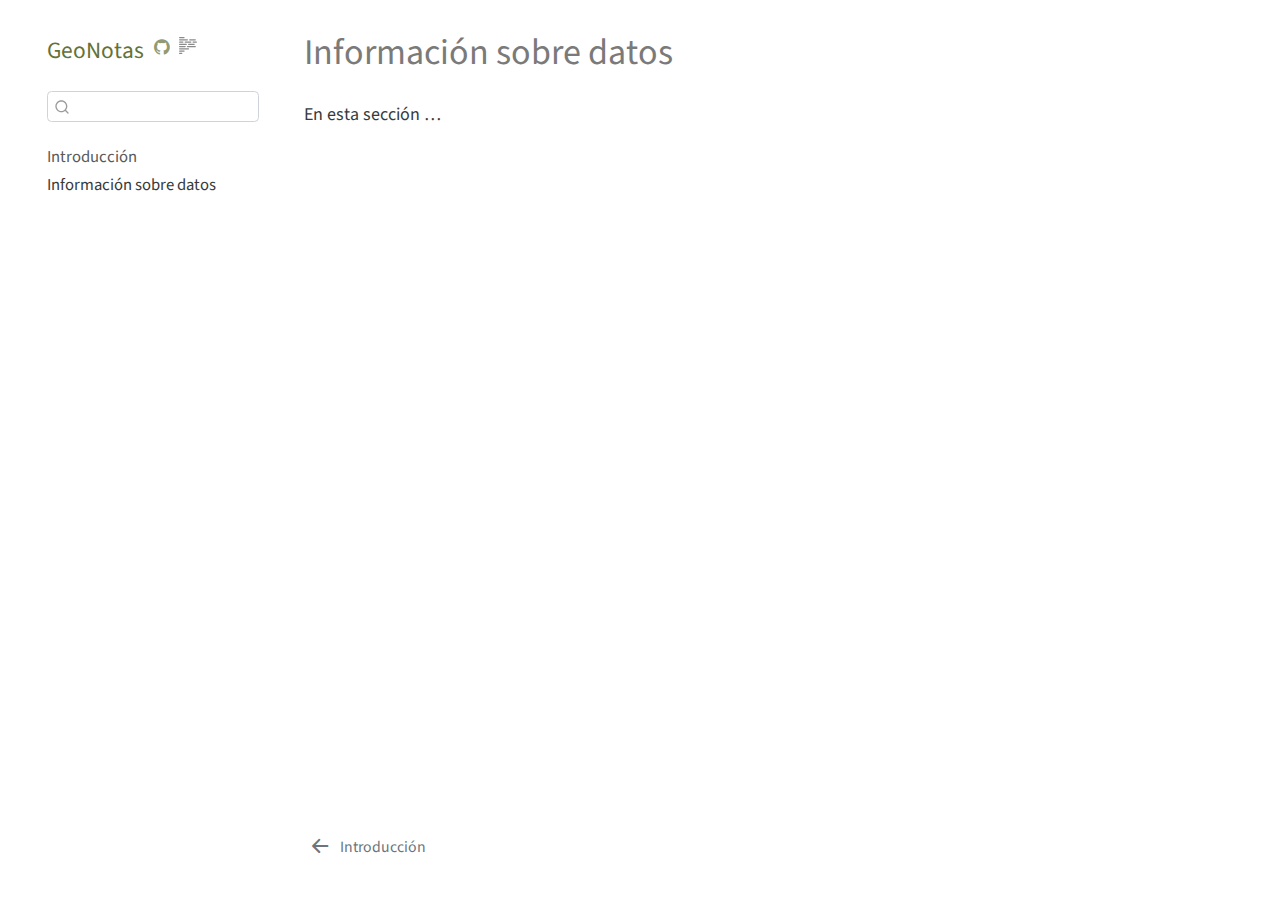
<file: docs/informacion-datos.html>
<!DOCTYPE html>
<html xmlns="http://www.w3.org/1999/xhtml" lang="es" xml:lang="es"><head>

<meta charset="utf-8">
<meta name="generator" content="quarto-1.3.450">

<meta name="viewport" content="width=device-width, initial-scale=1.0, user-scalable=yes">


<title>GeoNotas - Información sobre datos</title>
<style>
code{white-space: pre-wrap;}
span.smallcaps{font-variant: small-caps;}
div.columns{display: flex; gap: min(4vw, 1.5em);}
div.column{flex: auto; overflow-x: auto;}
div.hanging-indent{margin-left: 1.5em; text-indent: -1.5em;}
ul.task-list{list-style: none;}
ul.task-list li input[type="checkbox"] {
  width: 0.8em;
  margin: 0 0.8em 0.2em -1em; /* quarto-specific, see https://github.com/quarto-dev/quarto-cli/issues/4556 */ 
  vertical-align: middle;
}
</style>


<script src="site_libs/quarto-nav/quarto-nav.js"></script>
<script src="site_libs/quarto-nav/headroom.min.js"></script>
<script src="site_libs/clipboard/clipboard.min.js"></script>
<script src="site_libs/quarto-search/autocomplete.umd.js"></script>
<script src="site_libs/quarto-search/fuse.min.js"></script>
<script src="site_libs/quarto-search/quarto-search.js"></script>
<meta name="quarto:offset" content="./">
<link href="./index.html" rel="prev">
<link href="./logo-geonotas.png" rel="icon" type="image/png">
<script src="site_libs/quarto-html/quarto.js"></script>
<script src="site_libs/quarto-html/popper.min.js"></script>
<script src="site_libs/quarto-html/tippy.umd.min.js"></script>
<script src="site_libs/quarto-html/anchor.min.js"></script>
<link href="site_libs/quarto-html/tippy.css" rel="stylesheet">
<link href="site_libs/quarto-html/quarto-syntax-highlighting.css" rel="stylesheet" id="quarto-text-highlighting-styles">
<script src="site_libs/bootstrap/bootstrap.min.js"></script>
<link href="site_libs/bootstrap/bootstrap-icons.css" rel="stylesheet">
<link href="site_libs/bootstrap/bootstrap.min.css" rel="stylesheet" id="quarto-bootstrap" data-mode="light">
<script id="quarto-search-options" type="application/json">{
  "location": "sidebar",
  "copy-button": false,
  "collapse-after": 3,
  "panel-placement": "start",
  "type": "textbox",
  "limit": 20,
  "language": {
    "search-no-results-text": "Sin resultados",
    "search-matching-documents-text": "documentos encontrados",
    "search-copy-link-title": "Copiar el enlace en la búsqueda",
    "search-hide-matches-text": "Ocultar resultados adicionales",
    "search-more-match-text": "resultado adicional en este documento",
    "search-more-matches-text": "resultados adicionales en este documento",
    "search-clear-button-title": "Borrar",
    "search-detached-cancel-button-title": "Cancelar",
    "search-submit-button-title": "Enviar",
    "search-label": "Buscar"
  }
}</script>


</head>

<body class="nav-sidebar floating">

<div id="quarto-search-results"></div>
  <header id="quarto-header" class="headroom fixed-top">
  <nav class="quarto-secondary-nav">
    <div class="container-fluid d-flex">
      <button type="button" class="quarto-btn-toggle btn" data-bs-toggle="collapse" data-bs-target="#quarto-sidebar,#quarto-sidebar-glass" aria-controls="quarto-sidebar" aria-expanded="false" aria-label="Alternar barra lateral" onclick="if (window.quartoToggleHeadroom) { window.quartoToggleHeadroom(); }">
        <i class="bi bi-layout-text-sidebar-reverse"></i>
      </button>
      <nav class="quarto-page-breadcrumbs" aria-label="breadcrumb"><ol class="breadcrumb"><li class="breadcrumb-item"><a href="./informacion-datos.html">Información sobre datos</a></li></ol></nav>
      <a class="flex-grow-1" role="button" data-bs-toggle="collapse" data-bs-target="#quarto-sidebar,#quarto-sidebar-glass" aria-controls="quarto-sidebar" aria-expanded="false" aria-label="Alternar barra lateral" onclick="if (window.quartoToggleHeadroom) { window.quartoToggleHeadroom(); }">      
      </a>
      <button type="button" class="btn quarto-search-button" aria-label="" onclick="window.quartoOpenSearch();">
        <i class="bi bi-search"></i>
      </button>
    </div>
  </nav>
</header>
<!-- content -->
<div id="quarto-content" class="quarto-container page-columns page-rows-contents page-layout-article">
<!-- sidebar -->
  <nav id="quarto-sidebar" class="sidebar collapse collapse-horizontal sidebar-navigation floating overflow-auto">
    <div class="pt-lg-2 mt-2 text-left sidebar-header">
    <div class="sidebar-title mb-0 py-0">
      <a href="./">GeoNotas</a> 
        <div class="sidebar-tools-main">
    <a href="https://github.com/geonotas/geonotas.github.io" rel="" title="Source Code" class="quarto-navigation-tool px-1" aria-label="Source Code"><i class="bi bi-github"></i></a>
  <a href="" class="quarto-reader-toggle quarto-navigation-tool px-1" onclick="window.quartoToggleReader(); return false;" title="Alternar modo lector">
  <div class="quarto-reader-toggle-btn">
  <i class="bi"></i>
  </div>
</a>
</div>
    </div>
      </div>
        <div class="mt-2 flex-shrink-0 align-items-center">
        <div class="sidebar-search">
        <div id="quarto-search" class="" title="Buscar"></div>
        </div>
        </div>
    <div class="sidebar-menu-container"> 
    <ul class="list-unstyled mt-1">
        <li class="sidebar-item">
  <div class="sidebar-item-container"> 
  <a href="./index.html" class="sidebar-item-text sidebar-link">
 <span class="menu-text">Introducción</span></a>
  </div>
</li>
        <li class="sidebar-item sidebar-item-section">
      <span class="sidebar-item-text sidebar-link text-start">
 <span class="menu-text">Información sobre datos</span></span>
  </li>
    </ul>
    </div>
</nav>
<div id="quarto-sidebar-glass" data-bs-toggle="collapse" data-bs-target="#quarto-sidebar,#quarto-sidebar-glass"></div>
<!-- margin-sidebar -->
    <div id="quarto-margin-sidebar" class="sidebar margin-sidebar">
        
    </div>
<!-- main -->
<main class="content" id="quarto-document-content">

<header id="title-block-header" class="quarto-title-block default">
<div class="quarto-title">
<h1 class="title"><span id="sec-informacion-datos" class="quarto-section-identifier">Información sobre datos</span></h1>
</div>



<div class="quarto-title-meta">

    
  
    
  </div>
  

</header>

<p>En esta sección …</p>



</main> <!-- /main -->
<script id="quarto-html-after-body" type="application/javascript">
window.document.addEventListener("DOMContentLoaded", function (event) {
  const toggleBodyColorMode = (bsSheetEl) => {
    const mode = bsSheetEl.getAttribute("data-mode");
    const bodyEl = window.document.querySelector("body");
    if (mode === "dark") {
      bodyEl.classList.add("quarto-dark");
      bodyEl.classList.remove("quarto-light");
    } else {
      bodyEl.classList.add("quarto-light");
      bodyEl.classList.remove("quarto-dark");
    }
  }
  const toggleBodyColorPrimary = () => {
    const bsSheetEl = window.document.querySelector("link#quarto-bootstrap");
    if (bsSheetEl) {
      toggleBodyColorMode(bsSheetEl);
    }
  }
  toggleBodyColorPrimary();  
  const icon = "";
  const anchorJS = new window.AnchorJS();
  anchorJS.options = {
    placement: 'right',
    icon: icon
  };
  anchorJS.add('.anchored');
  const isCodeAnnotation = (el) => {
    for (const clz of el.classList) {
      if (clz.startsWith('code-annotation-')) {                     
        return true;
      }
    }
    return false;
  }
  const clipboard = new window.ClipboardJS('.code-copy-button', {
    text: function(trigger) {
      const codeEl = trigger.previousElementSibling.cloneNode(true);
      for (const childEl of codeEl.children) {
        if (isCodeAnnotation(childEl)) {
          childEl.remove();
        }
      }
      return codeEl.innerText;
    }
  });
  clipboard.on('success', function(e) {
    // button target
    const button = e.trigger;
    // don't keep focus
    button.blur();
    // flash "checked"
    button.classList.add('code-copy-button-checked');
    var currentTitle = button.getAttribute("title");
    button.setAttribute("title", "Copiado");
    let tooltip;
    if (window.bootstrap) {
      button.setAttribute("data-bs-toggle", "tooltip");
      button.setAttribute("data-bs-placement", "left");
      button.setAttribute("data-bs-title", "Copiado");
      tooltip = new bootstrap.Tooltip(button, 
        { trigger: "manual", 
          customClass: "code-copy-button-tooltip",
          offset: [0, -8]});
      tooltip.show();    
    }
    setTimeout(function() {
      if (tooltip) {
        tooltip.hide();
        button.removeAttribute("data-bs-title");
        button.removeAttribute("data-bs-toggle");
        button.removeAttribute("data-bs-placement");
      }
      button.setAttribute("title", currentTitle);
      button.classList.remove('code-copy-button-checked');
    }, 1000);
    // clear code selection
    e.clearSelection();
  });
  function tippyHover(el, contentFn) {
    const config = {
      allowHTML: true,
      content: contentFn,
      maxWidth: 500,
      delay: 100,
      arrow: false,
      appendTo: function(el) {
          return el.parentElement;
      },
      interactive: true,
      interactiveBorder: 10,
      theme: 'quarto',
      placement: 'bottom-start'
    };
    window.tippy(el, config); 
  }
  const noterefs = window.document.querySelectorAll('a[role="doc-noteref"]');
  for (var i=0; i<noterefs.length; i++) {
    const ref = noterefs[i];
    tippyHover(ref, function() {
      // use id or data attribute instead here
      let href = ref.getAttribute('data-footnote-href') || ref.getAttribute('href');
      try { href = new URL(href).hash; } catch {}
      const id = href.replace(/^#\/?/, "");
      const note = window.document.getElementById(id);
      return note.innerHTML;
    });
  }
      let selectedAnnoteEl;
      const selectorForAnnotation = ( cell, annotation) => {
        let cellAttr = 'data-code-cell="' + cell + '"';
        let lineAttr = 'data-code-annotation="' +  annotation + '"';
        const selector = 'span[' + cellAttr + '][' + lineAttr + ']';
        return selector;
      }
      const selectCodeLines = (annoteEl) => {
        const doc = window.document;
        const targetCell = annoteEl.getAttribute("data-target-cell");
        const targetAnnotation = annoteEl.getAttribute("data-target-annotation");
        const annoteSpan = window.document.querySelector(selectorForAnnotation(targetCell, targetAnnotation));
        const lines = annoteSpan.getAttribute("data-code-lines").split(",");
        const lineIds = lines.map((line) => {
          return targetCell + "-" + line;
        })
        let top = null;
        let height = null;
        let parent = null;
        if (lineIds.length > 0) {
            //compute the position of the single el (top and bottom and make a div)
            const el = window.document.getElementById(lineIds[0]);
            top = el.offsetTop;
            height = el.offsetHeight;
            parent = el.parentElement.parentElement;
          if (lineIds.length > 1) {
            const lastEl = window.document.getElementById(lineIds[lineIds.length - 1]);
            const bottom = lastEl.offsetTop + lastEl.offsetHeight;
            height = bottom - top;
          }
          if (top !== null && height !== null && parent !== null) {
            // cook up a div (if necessary) and position it 
            let div = window.document.getElementById("code-annotation-line-highlight");
            if (div === null) {
              div = window.document.createElement("div");
              div.setAttribute("id", "code-annotation-line-highlight");
              div.style.position = 'absolute';
              parent.appendChild(div);
            }
            div.style.top = top - 2 + "px";
            div.style.height = height + 4 + "px";
            let gutterDiv = window.document.getElementById("code-annotation-line-highlight-gutter");
            if (gutterDiv === null) {
              gutterDiv = window.document.createElement("div");
              gutterDiv.setAttribute("id", "code-annotation-line-highlight-gutter");
              gutterDiv.style.position = 'absolute';
              const codeCell = window.document.getElementById(targetCell);
              const gutter = codeCell.querySelector('.code-annotation-gutter');
              gutter.appendChild(gutterDiv);
            }
            gutterDiv.style.top = top - 2 + "px";
            gutterDiv.style.height = height + 4 + "px";
          }
          selectedAnnoteEl = annoteEl;
        }
      };
      const unselectCodeLines = () => {
        const elementsIds = ["code-annotation-line-highlight", "code-annotation-line-highlight-gutter"];
        elementsIds.forEach((elId) => {
          const div = window.document.getElementById(elId);
          if (div) {
            div.remove();
          }
        });
        selectedAnnoteEl = undefined;
      };
      // Attach click handler to the DT
      const annoteDls = window.document.querySelectorAll('dt[data-target-cell]');
      for (const annoteDlNode of annoteDls) {
        annoteDlNode.addEventListener('click', (event) => {
          const clickedEl = event.target;
          if (clickedEl !== selectedAnnoteEl) {
            unselectCodeLines();
            const activeEl = window.document.querySelector('dt[data-target-cell].code-annotation-active');
            if (activeEl) {
              activeEl.classList.remove('code-annotation-active');
            }
            selectCodeLines(clickedEl);
            clickedEl.classList.add('code-annotation-active');
          } else {
            // Unselect the line
            unselectCodeLines();
            clickedEl.classList.remove('code-annotation-active');
          }
        });
      }
  const findCites = (el) => {
    const parentEl = el.parentElement;
    if (parentEl) {
      const cites = parentEl.dataset.cites;
      if (cites) {
        return {
          el,
          cites: cites.split(' ')
        };
      } else {
        return findCites(el.parentElement)
      }
    } else {
      return undefined;
    }
  };
  var bibliorefs = window.document.querySelectorAll('a[role="doc-biblioref"]');
  for (var i=0; i<bibliorefs.length; i++) {
    const ref = bibliorefs[i];
    const citeInfo = findCites(ref);
    if (citeInfo) {
      tippyHover(citeInfo.el, function() {
        var popup = window.document.createElement('div');
        citeInfo.cites.forEach(function(cite) {
          var citeDiv = window.document.createElement('div');
          citeDiv.classList.add('hanging-indent');
          citeDiv.classList.add('csl-entry');
          var biblioDiv = window.document.getElementById('ref-' + cite);
          if (biblioDiv) {
            citeDiv.innerHTML = biblioDiv.innerHTML;
          }
          popup.appendChild(citeDiv);
        });
        return popup.innerHTML;
      });
    }
  }
});
</script>
<nav class="page-navigation">
  <div class="nav-page nav-page-previous">
      <a href="./index.html" class="pagination-link">
        <i class="bi bi-arrow-left-short"></i> <span class="nav-page-text">Introducción</span>
      </a>          
  </div>
  <div class="nav-page nav-page-next">
  </div>
</nav>
</div> <!-- /content -->



</body></html>
</file>
<file: docs/site_libs/quarto-html/tippy.css>
.tippy-box[data-animation=fade][data-state=hidden]{opacity:0}[data-tippy-root]{max-width:calc(100vw - 10px)}.tippy-box{position:relative;background-color:#333;color:#fff;border-radius:4px;font-size:14px;line-height:1.4;white-space:normal;outline:0;transition-property:transform,visibility,opacity}.tippy-box[data-placement^=top]>.tippy-arrow{bottom:0}.tippy-box[data-placement^=top]>.tippy-arrow:before{bottom:-7px;left:0;border-width:8px 8px 0;border-top-color:initial;transform-origin:center top}.tippy-box[data-placement^=bottom]>.tippy-arrow{top:0}.tippy-box[data-placement^=bottom]>.tippy-arrow:before{top:-7px;left:0;border-width:0 8px 8px;border-bottom-color:initial;transform-origin:center bottom}.tippy-box[data-placement^=left]>.tippy-arrow{right:0}.tippy-box[data-placement^=left]>.tippy-arrow:before{border-width:8px 0 8px 8px;border-left-color:initial;right:-7px;transform-origin:center left}.tippy-box[data-placement^=right]>.tippy-arrow{left:0}.tippy-box[data-placement^=right]>.tippy-arrow:before{left:-7px;border-width:8px 8px 8px 0;border-right-color:initial;transform-origin:center right}.tippy-box[data-inertia][data-state=visible]{transition-timing-function:cubic-bezier(.54,1.5,.38,1.11)}.tippy-arrow{width:16px;height:16px;color:#333}.tippy-arrow:before{content:"";position:absolute;border-color:transparent;border-style:solid}.tippy-content{position:relative;padding:5px 9px;z-index:1}
</file>
<file: docs/site_libs/quarto-html/quarto-syntax-highlighting.css>
/* quarto syntax highlight colors */
:root {
  --quarto-hl-ot-color: #003B4F;
  --quarto-hl-at-color: #657422;
  --quarto-hl-ss-color: #20794D;
  --quarto-hl-an-color: #5E5E5E;
  --quarto-hl-fu-color: #4758AB;
  --quarto-hl-st-color: #20794D;
  --quarto-hl-cf-color: #003B4F;
  --quarto-hl-op-color: #5E5E5E;
  --quarto-hl-er-color: #AD0000;
  --quarto-hl-bn-color: #AD0000;
  --quarto-hl-al-color: #AD0000;
  --quarto-hl-va-color: #111111;
  --quarto-hl-bu-color: inherit;
  --quarto-hl-ex-color: inherit;
  --quarto-hl-pp-color: #AD0000;
  --quarto-hl-in-color: #5E5E5E;
  --quarto-hl-vs-color: #20794D;
  --quarto-hl-wa-color: #5E5E5E;
  --quarto-hl-do-color: #5E5E5E;
  --quarto-hl-im-color: #00769E;
  --quarto-hl-ch-color: #20794D;
  --quarto-hl-dt-color: #AD0000;
  --quarto-hl-fl-color: #AD0000;
  --quarto-hl-co-color: #5E5E5E;
  --quarto-hl-cv-color: #5E5E5E;
  --quarto-hl-cn-color: #8f5902;
  --quarto-hl-sc-color: #5E5E5E;
  --quarto-hl-dv-color: #AD0000;
  --quarto-hl-kw-color: #003B4F;
}

/* other quarto variables */
:root {
  --quarto-font-monospace: SFMono-Regular, Menlo, Monaco, Consolas, "Liberation Mono", "Courier New", monospace;
}

pre > code.sourceCode > span {
  color: #003B4F;
}

code span {
  color: #003B4F;
}

code.sourceCode > span {
  color: #003B4F;
}

div.sourceCode,
div.sourceCode pre.sourceCode {
  color: #003B4F;
}

code span.ot {
  color: #003B4F;
  font-style: inherit;
}

code span.at {
  color: #657422;
  font-style: inherit;
}

code span.ss {
  color: #20794D;
  font-style: inherit;
}

code span.an {
  color: #5E5E5E;
  font-style: inherit;
}

code span.fu {
  color: #4758AB;
  font-style: inherit;
}

code span.st {
  color: #20794D;
  font-style: inherit;
}

code span.cf {
  color: #003B4F;
  font-style: inherit;
}

code span.op {
  color: #5E5E5E;
  font-style: inherit;
}

code span.er {
  color: #AD0000;
  font-style: inherit;
}

code span.bn {
  color: #AD0000;
  font-style: inherit;
}

code span.al {
  color: #AD0000;
  font-style: inherit;
}

code span.va {
  color: #111111;
  font-style: inherit;
}

code span.bu {
  font-style: inherit;
}

code span.ex {
  font-style: inherit;
}

code span.pp {
  color: #AD0000;
  font-style: inherit;
}

code span.in {
  color: #5E5E5E;
  font-style: inherit;
}

code span.vs {
  color: #20794D;
  font-style: inherit;
}

code span.wa {
  color: #5E5E5E;
  font-style: italic;
}

code span.do {
  color: #5E5E5E;
  font-style: italic;
}

code span.im {
  color: #00769E;
  font-style: inherit;
}

code span.ch {
  color: #20794D;
  font-style: inherit;
}

code span.dt {
  color: #AD0000;
  font-style: inherit;
}

code span.fl {
  color: #AD0000;
  font-style: inherit;
}

code span.co {
  color: #5E5E5E;
  font-style: inherit;
}

code span.cv {
  color: #5E5E5E;
  font-style: italic;
}

code span.cn {
  color: #8f5902;
  font-style: inherit;
}

code span.sc {
  color: #5E5E5E;
  font-style: inherit;
}

code span.dv {
  color: #AD0000;
  font-style: inherit;
}

code span.kw {
  color: #003B4F;
  font-style: inherit;
}

.prevent-inlining {
  content: "</";
}

/*# sourceMappingURL=debc5d5d77c3f9108843748ff7464032.css.map */
</file>
